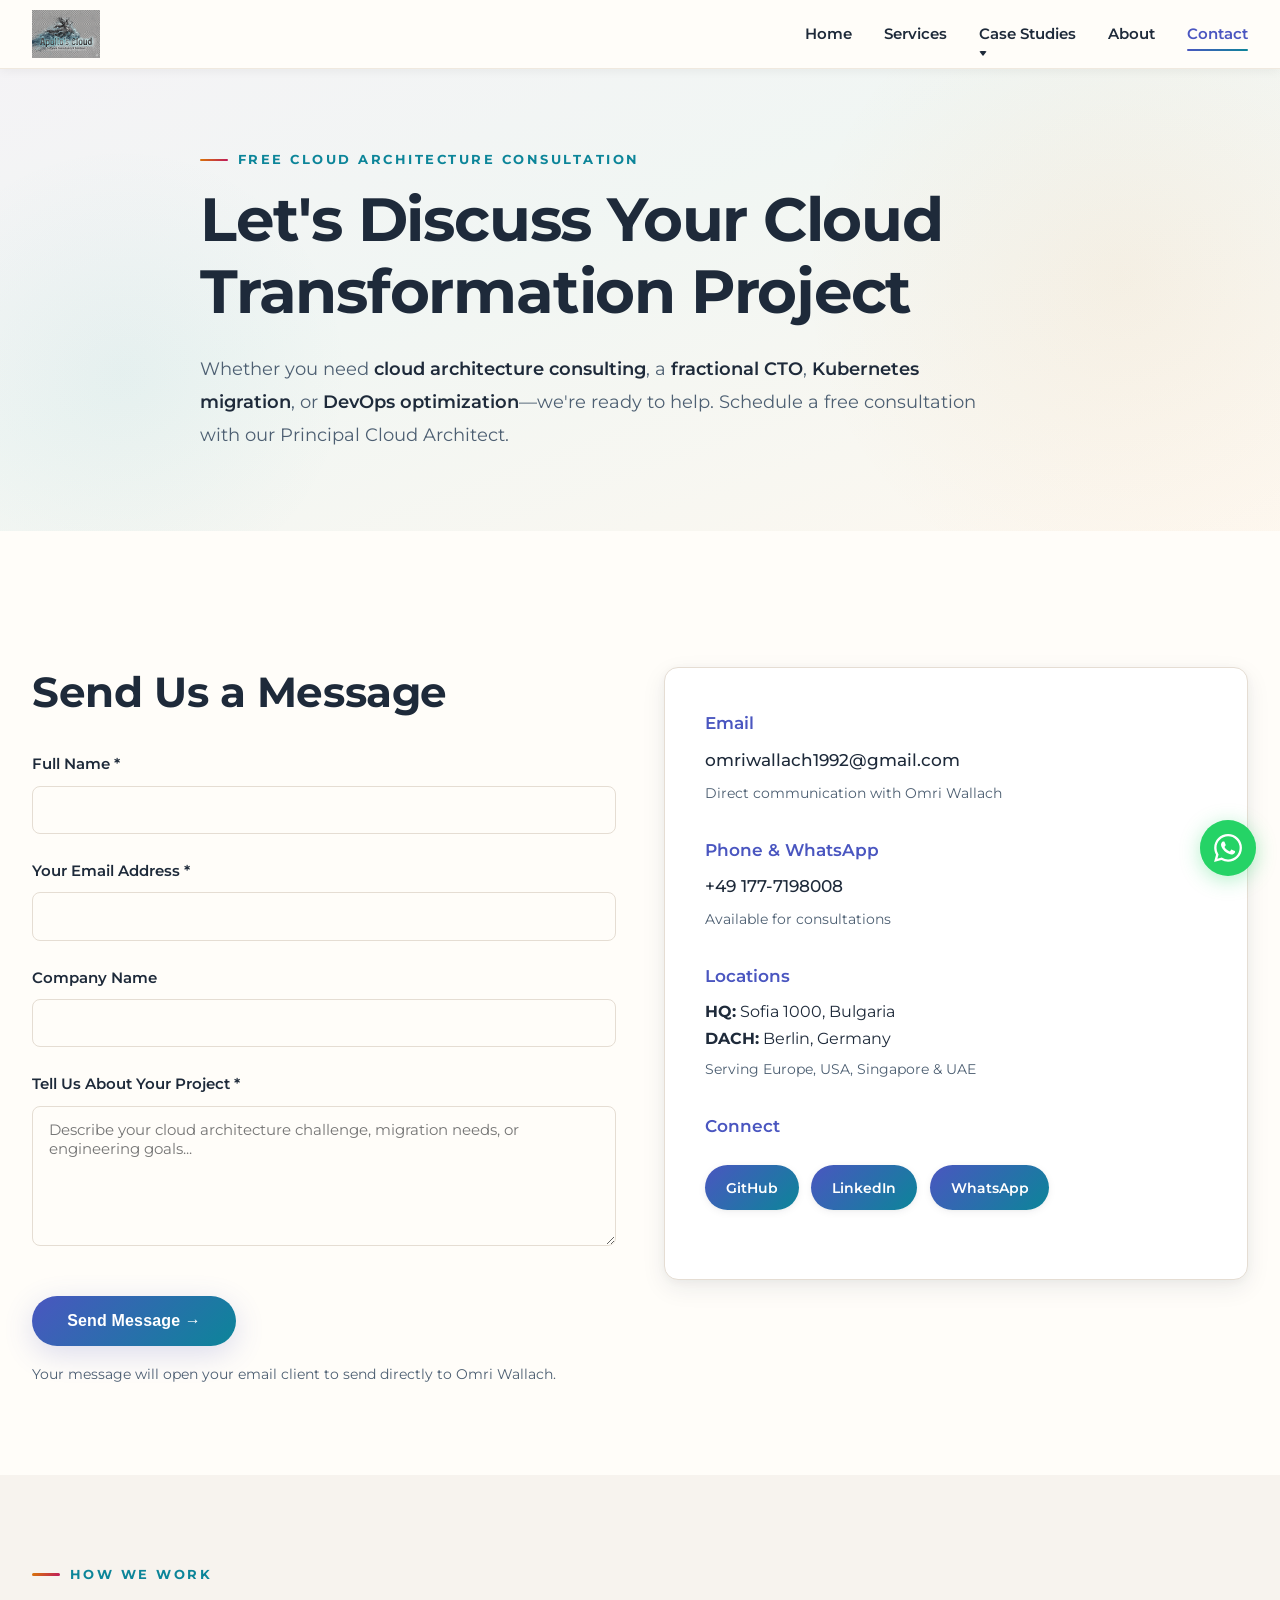
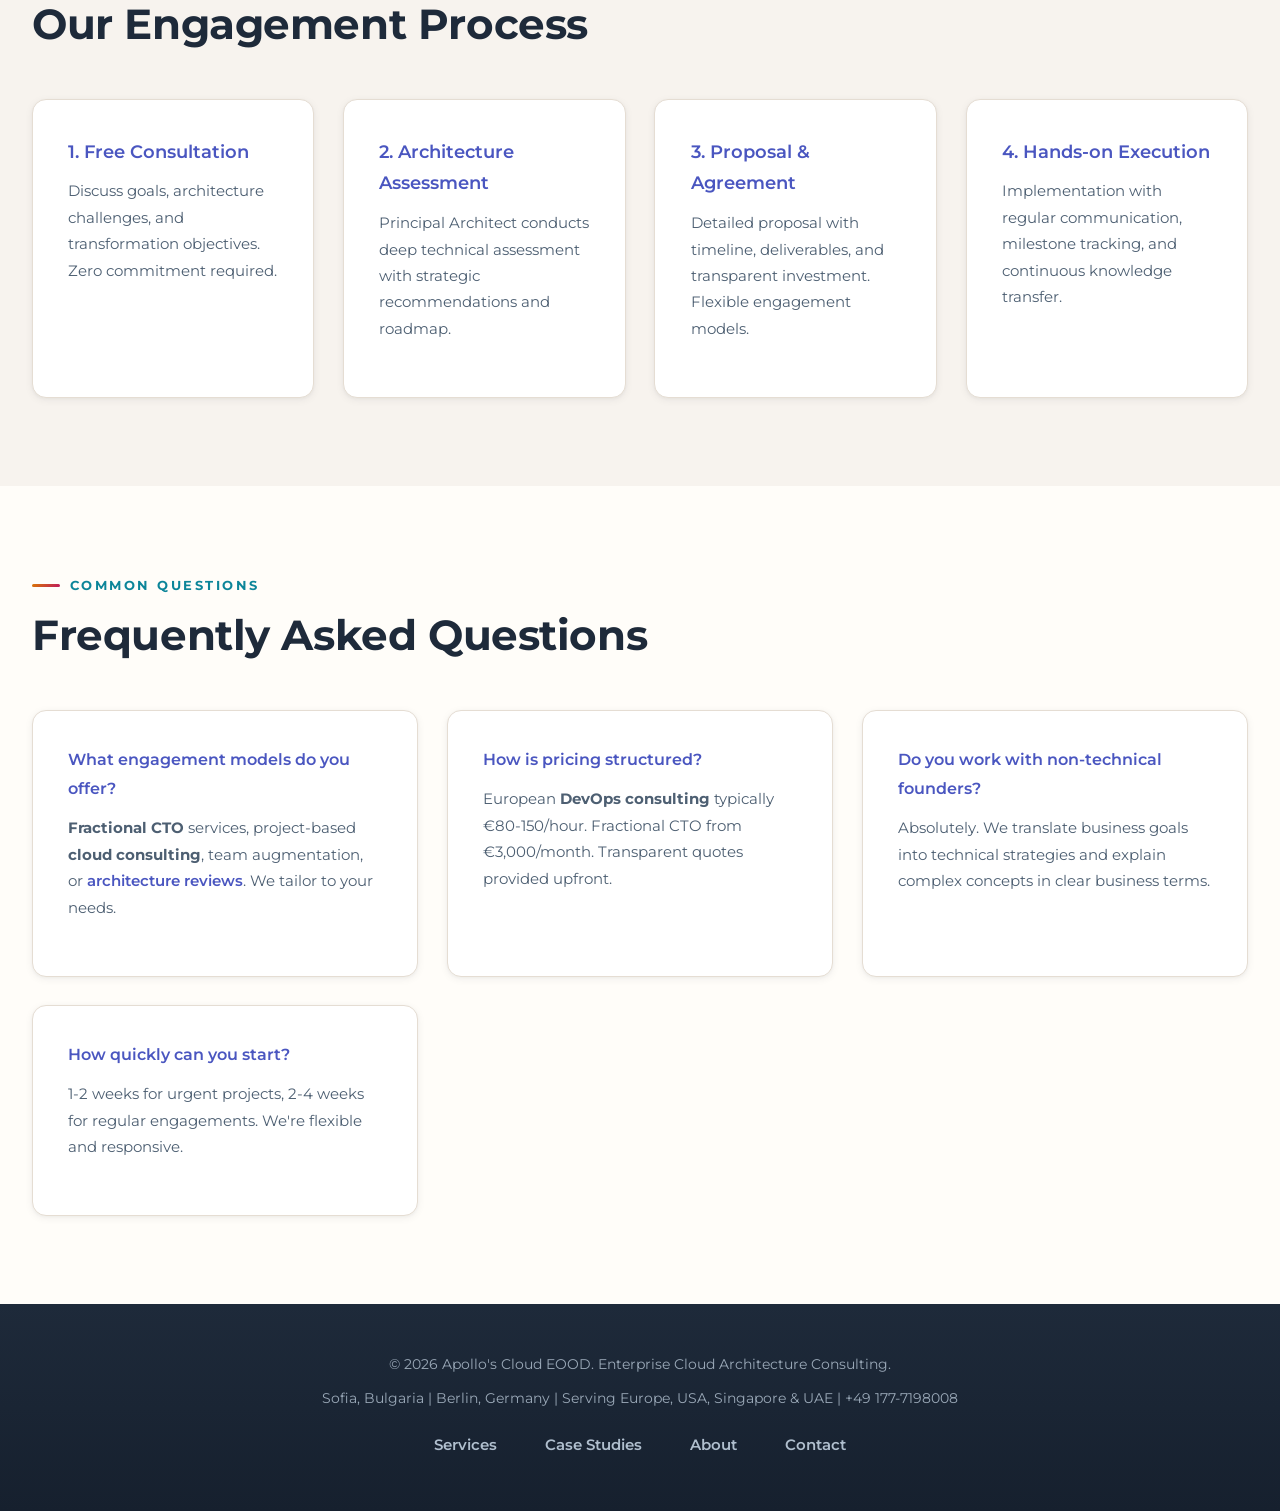
<file: contact.html>
<!DOCTYPE html>
<html lang="en">
<head>
    <meta charset="UTF-8">
    <meta name="viewport" content="width=device-width, initial-scale=1.0">
    <title>Contact Apollo's Cloud | Free Cloud Architecture Consultation</title>
    <meta name="description" content="Get a free cloud architecture consultation. Hire a fractional CTO or cloud architect. Serving Europe, USA, Singapore, UAE. Response within 24h.">
    <meta name="robots" content="index, follow, max-image-preview:large">
    <link rel="canonical" href="https://omriwa.github.io/apollos-cloud/contact.html">
    <meta property="og:title" content="Contact Apollo's Cloud | Free Cloud Architecture Consultation">
    <meta property="og:type" content="website">
    <link href="https://fonts.googleapis.com/css2?family=Montserrat:wght@400;500;600;700&display=swap" rel="stylesheet">
    <link rel="stylesheet" href="css/style.css"><link rel="stylesheet" href="css/nav.css"><link rel="stylesheet" href="css/animations.css">
    <link rel="icon" type="image/png" href="https://apollos-cloud.eu/wp-content/uploads/2026/02/cropped-apollos.business.logo_-scaled-1-32x32.png" sizes="32x32">
    <style>
        .form-group { margin-bottom: 1.5rem; }
        .form-group label { display: block; margin-bottom: 0.5rem; font-weight: 600; font-size: 0.92rem; color: var(--primary-text); }
        .form-group input, .form-group textarea {
            width: 100%; padding: 0.85rem 1rem; border: 1.5px solid var(--border-color); border-radius: var(--radius-sm);
            font-size: 0.95rem; font-family: inherit; color: var(--primary-text); background: var(--primary-bg);
            transition: border-color 0.3s, box-shadow 0.3s;
        }
        .form-group input:focus, .form-group textarea:focus {
            outline: none; border-color: var(--accent-indigo);
            box-shadow: 0 0 0 3px rgba(74,86,192,0.12);
        }
        .form-group textarea { resize: vertical; min-height: 140px; }
    </style>
</head>
<body>
    <header role="banner"><div class="header-container"><a href="index.html" class="logo" aria-label="Apollo's Cloud EOOD - Home"><img src="https://apollos-cloud.eu/wp-content/uploads/2026/02/cropped-apollos.business.logo_-1-scaled-1-235x165.png" alt="Apollo's Cloud EOOD" width="235" height="165"></a><nav role="navigation" aria-label="Main navigation"><ul><li><a href="index.html">Home</a></li><li><a href="what-we-do.html">Services</a></li><li class="has-dropdown"><a href="case-studies.html">Case Studies</a><ul class="dropdown"><li><a href="yara-iot-platform.html">Yara International</a></li><li><a href="mercedes-benz-kubernetes.html">Mercedes-Benz</a></li><li><a href="choco-notification-system.html">Choco</a></li><li><a href="lendis-fintech.html">Lendis</a></li><li><a href="vivy-healthtech.html">Vivy HealthTech</a></li><li><a href="migraven-it-security.html">MigRaven</a></li><li><a href="splicky-adtech.html">Splicky</a></li><li><a href="ust-adecco-azure.html">UST / Adecco</a></li><li><a href="webiny-serverless.html">Webiny</a></li></ul></li><li><a href="about-us.html">About</a></li><li><a href="contact.html" aria-current="page">Contact</a></li></ul></nav><button class="mobile-menu-toggle" aria-label="Toggle navigation menu" onclick="document.querySelector('nav ul').classList.toggle('active')"><span></span><span></span><span></span></button></div></header>
    <main id="main-content">
    <section class="hero" style="min-height:auto;padding:5rem 0 3rem" aria-labelledby="contact-hero"><div class="container"><div class="hero-content">
        <p class="section-label">Free Cloud Architecture Consultation</p>
        <h1 id="contact-hero">Let's Discuss Your Cloud Transformation Project</h1>
        <p class="lead-text">Whether you need <strong>cloud architecture consulting</strong>, a <strong>fractional CTO</strong>, <strong>Kubernetes migration</strong>, or <strong>DevOps optimization</strong>—we're ready to help. Schedule a free consultation with our Principal Cloud Architect.</p>
    </div></div></section>

    <section aria-labelledby="contact-form-heading"><div class="container"><div class="contact-grid">
        <div>
            <h2 id="contact-form-heading">Send Us a Message</h2>
            <form id="contactForm" style="margin-top:2rem">
                <div class="form-group"><label for="name">Full Name *</label><input type="text" id="name" name="name" required autocomplete="name"></div>
                <div class="form-group"><label for="email">Your Email Address *</label><input type="email" id="email" name="email" required autocomplete="email"></div>
                <div class="form-group"><label for="company">Company Name</label><input type="text" id="company" name="company" autocomplete="organization"></div>
                <div class="form-group"><label for="message">Tell Us About Your Project *</label><textarea id="message" name="message" required rows="5" placeholder="Describe your cloud architecture challenge, migration needs, or engineering goals..."></textarea></div>
                <button type="submit" class="cta-button" style="border:none;cursor:pointer;font-size:1rem">Send Message →</button>
            </form>
            <p id="formStatus" style="margin-top:1rem;color:var(--secondary-text);font-size:.88rem">Your message will open your email client to send directly to Omri Wallach.</p>
        </div>
        <div><div class="contact-info">
            <div class="contact-item"><h3 style="font-size:1.05rem">Email</h3><a href="mailto:omriwallach1992@gmail.com">omriwallach1992@gmail.com</a><p style="font-size:.88rem;color:var(--secondary-text);margin-top:.3rem">Direct communication with Omri Wallach</p></div>
            <div class="contact-item"><h3 style="font-size:1.05rem">Phone &amp; WhatsApp</h3><a href="tel:+491777198008">+49 177-7198008</a><p style="font-size:.88rem;color:var(--secondary-text);margin-top:.3rem">Available for consultations</p></div>
            <div class="contact-item"><h3 style="font-size:1.05rem">Locations</h3><p style="font-size:1rem;line-height:1.7"><strong>HQ:</strong> Sofia 1000, Bulgaria<br><strong>DACH:</strong> Berlin, Germany</p><p style="font-size:.88rem;color:var(--secondary-text);margin-top:.3rem">Serving Europe, USA, Singapore &amp; UAE</p></div>
            <div class="contact-item"><h3 style="font-size:1.05rem">Connect</h3><div class="social-links"><a href="https://github.com/omriwa" rel="noopener" target="_blank">GitHub</a><a href="https://linkedin.com/in/omri-wallach-19989a113" rel="noopener" target="_blank">LinkedIn</a><a href="https://wa.me/491777198008" rel="noopener" target="_blank">WhatsApp</a></div></div>
        </div></div>
    </div></div></section>

    <section class="section-gray" aria-labelledby="process-heading"><div class="container">
        <p class="section-label">How We Work</p>
        <h2 id="process-heading">Our Engagement Process</h2>
        <div class="services-grid">
            <div class="service-card"><h3 style="font-size:1.1rem">1. Free Consultation</h3><p>Discuss goals, architecture challenges, and transformation objectives. Zero commitment required.</p></div>
            <div class="service-card"><h3 style="font-size:1.1rem">2. Architecture Assessment</h3><p>Principal Architect conducts deep technical assessment with strategic recommendations and roadmap.</p></div>
            <div class="service-card"><h3 style="font-size:1.1rem">3. Proposal &amp; Agreement</h3><p>Detailed proposal with timeline, deliverables, and transparent investment. Flexible engagement models.</p></div>
            <div class="service-card"><h3 style="font-size:1.1rem">4. Hands-on Execution</h3><p>Implementation with regular communication, milestone tracking, and continuous knowledge transfer.</p></div>
        </div>
    </div></section>

    <section aria-labelledby="faq-contact"><div class="container">
        <p class="section-label">Common Questions</p>
        <h2 id="faq-contact">Frequently Asked Questions</h2>
        <div class="services-grid" style="grid-template-columns:repeat(auto-fit,minmax(min(350px,100%),1fr))">
            <div class="service-card"><h3 style="font-size:1rem">What engagement models do you offer?</h3><p><strong>Fractional CTO</strong> services, project-based <strong>cloud consulting</strong>, team augmentation, or <a href="what-we-do.html">architecture reviews</a>. We tailor to your needs.</p></div>
            <div class="service-card"><h3 style="font-size:1rem">How is pricing structured?</h3><p>European <strong>DevOps consulting</strong> typically €80-150/hour. Fractional CTO from €3,000/month. Transparent quotes provided upfront.</p></div>
            <div class="service-card"><h3 style="font-size:1rem">Do you work with non-technical founders?</h3><p>Absolutely. We translate business goals into technical strategies and explain complex concepts in clear business terms.</p></div>
            <div class="service-card"><h3 style="font-size:1rem">How quickly can you start?</h3><p>1-2 weeks for urgent projects, 2-4 weeks for regular engagements. We're flexible and responsive.</p></div>
        </div>
    </div></section>
    </main>

    <footer role="contentinfo"><div class="container"><p>&copy; 2026 Apollo's Cloud EOOD. Enterprise Cloud Architecture Consulting.</p><p style="margin-top:0.5rem">Sofia, Bulgaria | Berlin, Germany | Serving Europe, USA, Singapore &amp; UAE | <a href="tel:+491777198008">+49 177-7198008</a></p><nav aria-label="Footer navigation" style="margin-top:1rem"><a href="what-we-do.html" style="margin-right:1.5rem">Services</a><a href="case-studies.html" style="margin-right:1.5rem">Case Studies</a><a href="about-us.html" style="margin-right:1.5rem">About</a><a href="contact.html">Contact</a></nav></div></footer>

    <script src="js/main.js" defer></script>
    <script>
    document.getElementById('contactForm').addEventListener('submit', function(e) {
        e.preventDefault();
        var name = document.getElementById('name').value.trim();
        var email = document.getElementById('email').value.trim();
        var company = document.getElementById('company').value.trim();
        var message = document.getElementById('message').value.trim();
        var subject = 'Cloud Consulting Inquiry from ' + name + (company ? ' (' + company + ')' : '');
        var body = 'Name: ' + name + '\n' + 'Email: ' + email + '\n' + (company ? 'Company: ' + company + '\n' : '') + '\n--- Message ---\n\n' + message + '\n\n---\nSent via apollos-cloud.eu contact form';
        var mailtoUrl = 'mailto:omriwallach1992@gmail.com' + '?subject=' + encodeURIComponent(subject) + '&body=' + encodeURIComponent(body) + '&cc=' + encodeURIComponent(email);
        window.location.href = mailtoUrl;
        document.getElementById('formStatus').innerHTML = '<strong style="color:#059669">✓ Opening your email client...</strong> If nothing happened, <a href="mailto:omriwallach1992@gmail.com" style="color:var(--accent-indigo)">click here to email us directly</a>.';
    });
    </script>
</body>
</html>
</file>
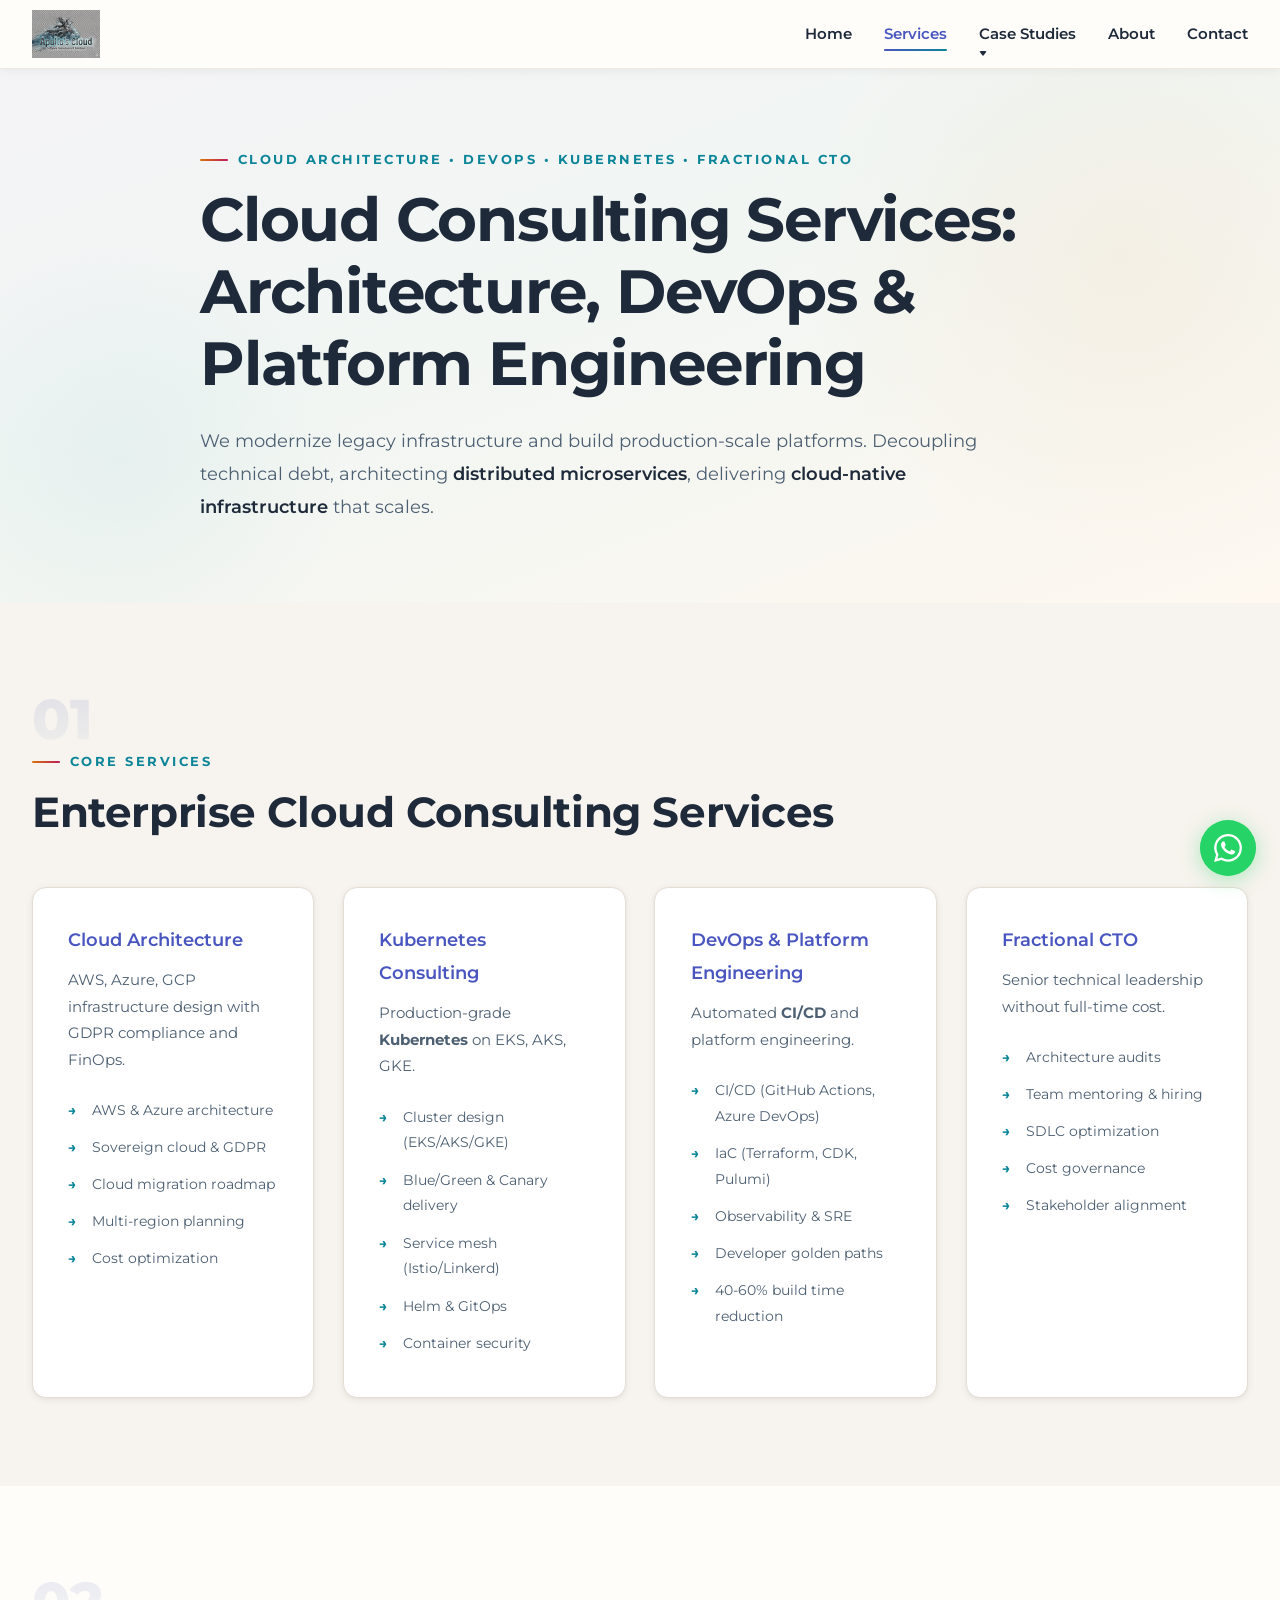
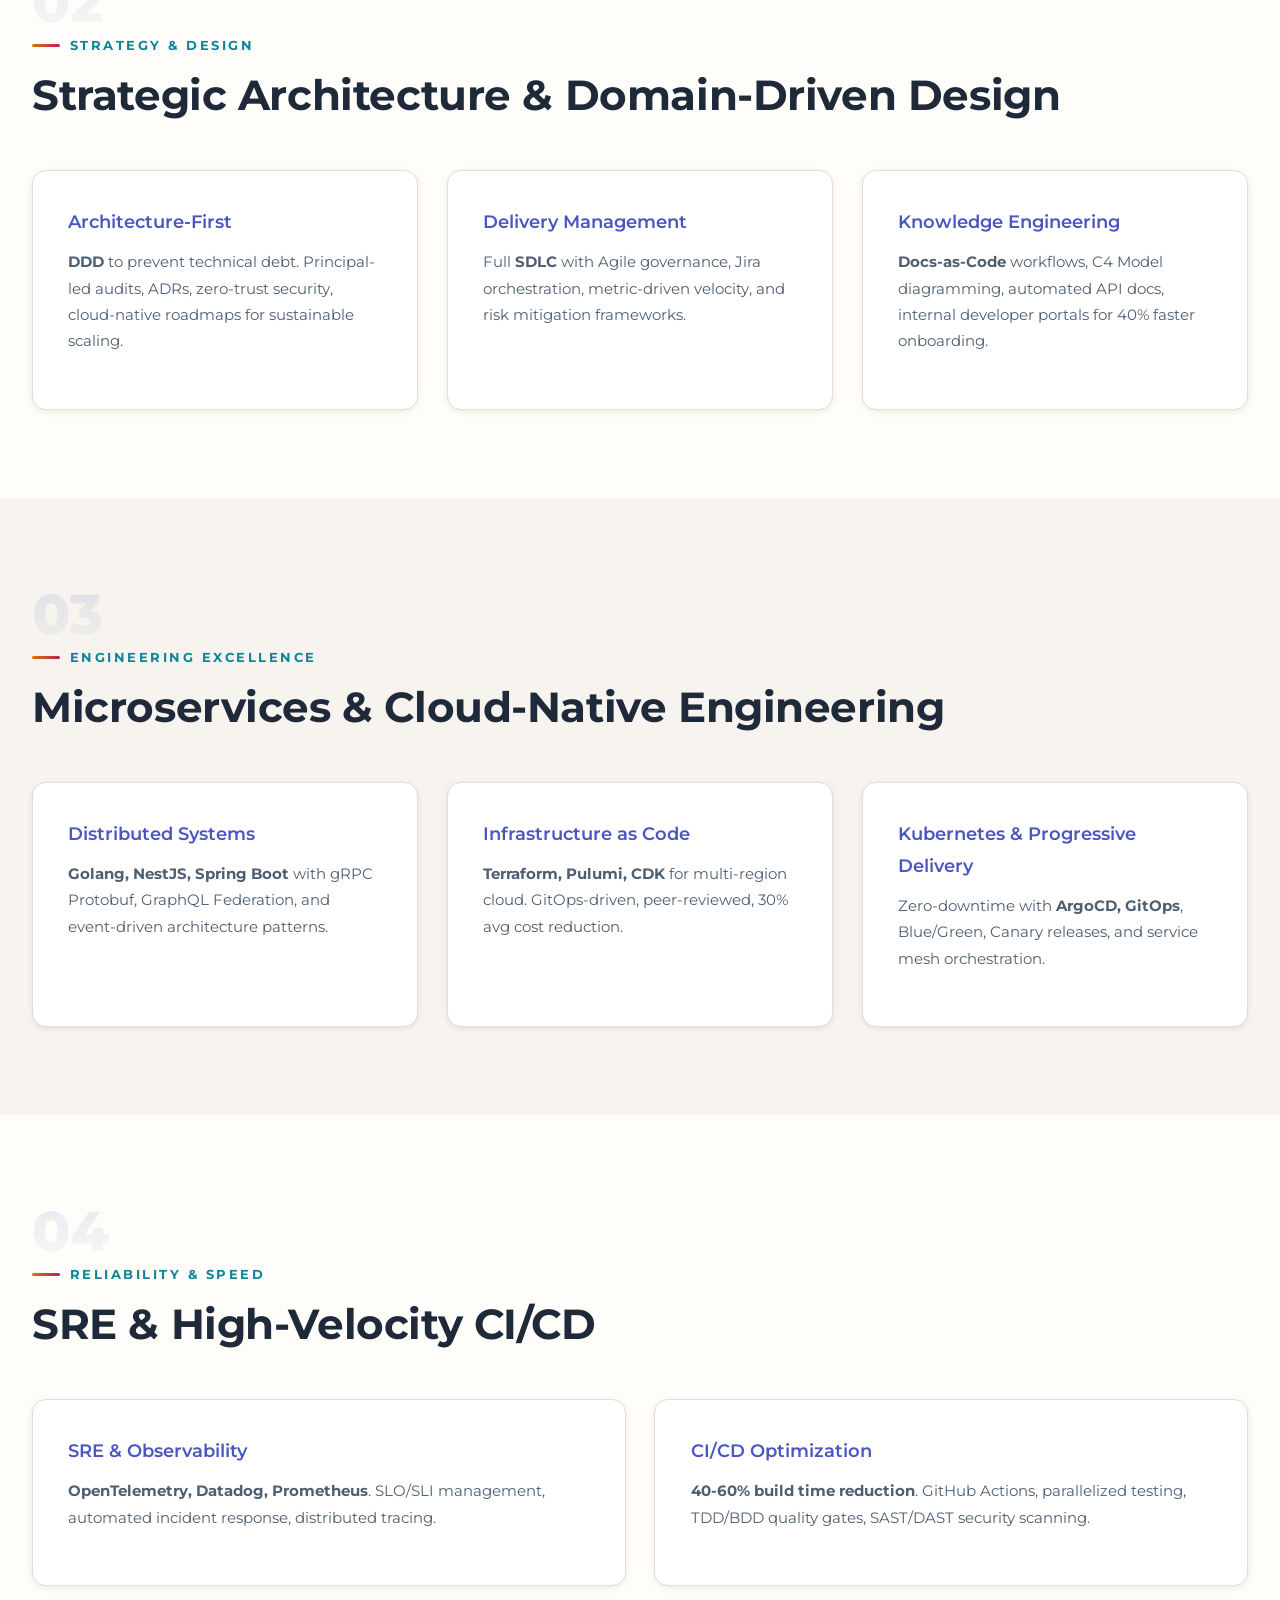
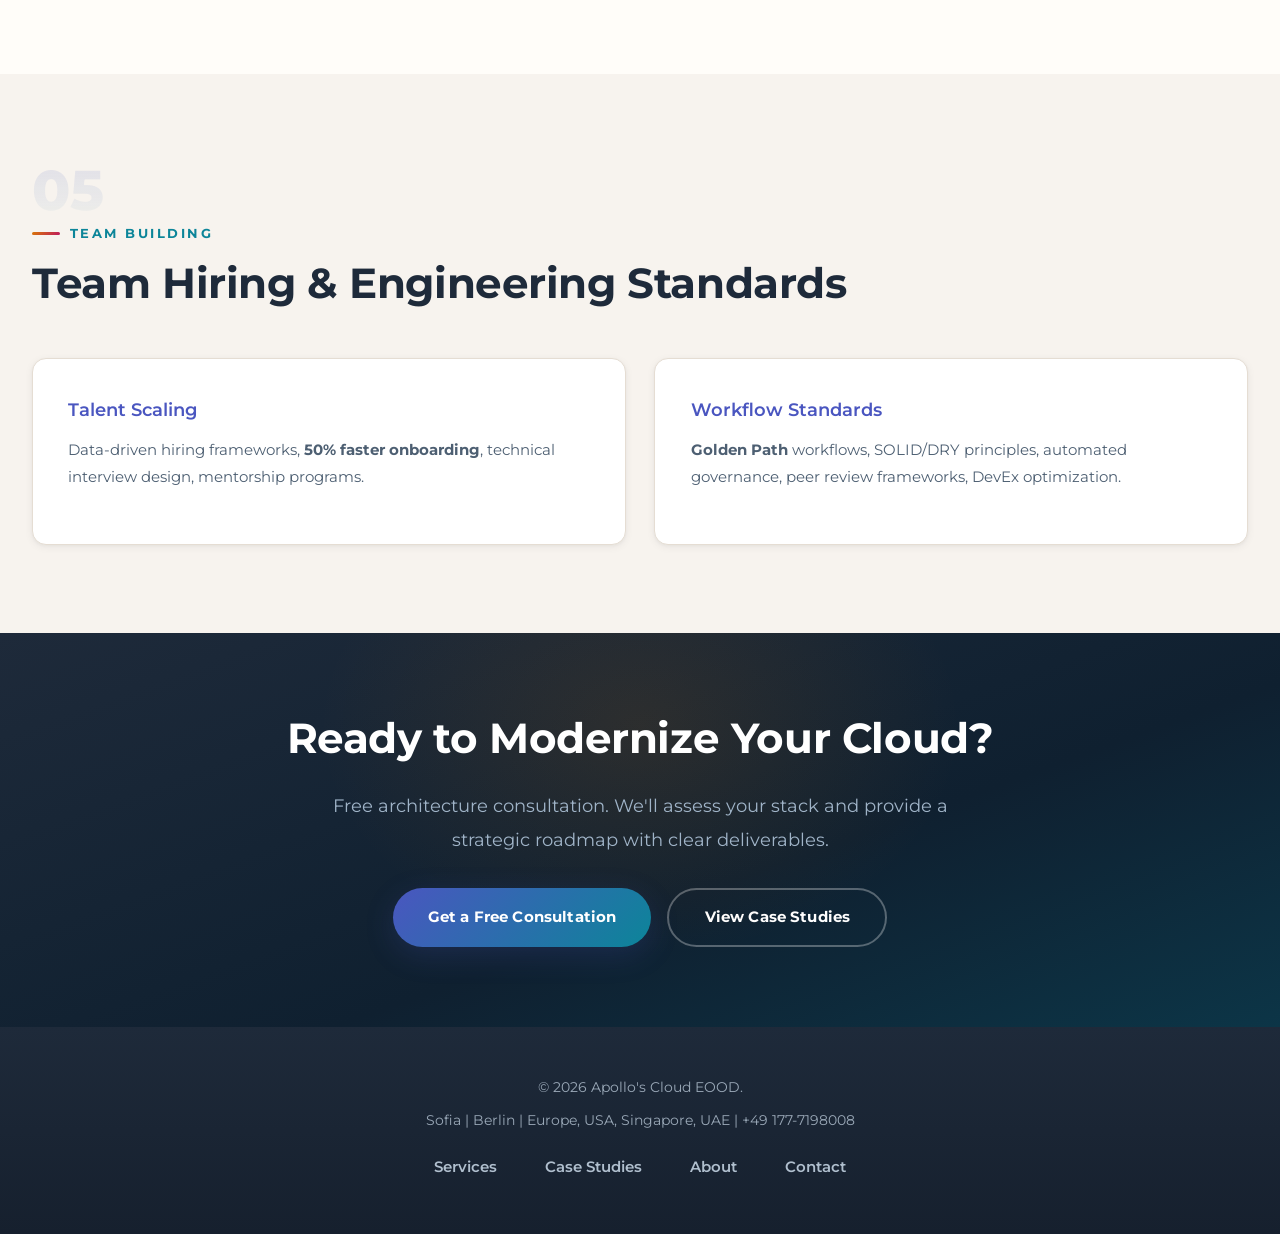
<file: what-we-do.html>
<!DOCTYPE html>
<html lang="en">
<head>
    <meta charset="UTF-8">
    <meta name="viewport" content="width=device-width, initial-scale=1.0">
    <title>Cloud Consulting Services | DevOps, Kubernetes &amp; AWS Architecture | Apollo's Cloud</title>
    <meta name="description" content="Enterprise cloud consulting: AWS, Kubernetes, DevOps, cloud migration, fractional CTO. Europe, USA, Singapore, UAE.">
    <meta name="robots" content="index, follow, max-image-preview:large">
    <link rel="canonical" href="https://omriwa.github.io/apollos-cloud/what-we-do.html">
    <meta property="og:title" content="Cloud Consulting Services | Apollo's Cloud"><meta property="og:type" content="website"><meta property="og:url" content="https://omriwa.github.io/apollos-cloud/what-we-do.html">
    <link href="https://fonts.googleapis.com/css2?family=Montserrat:wght@400;500;600;700&display=swap" rel="stylesheet">
    <link rel="stylesheet" href="css/style.css"><link rel="stylesheet" href="css/nav.css"><link rel="stylesheet" href="css/animations.css">
    <link rel="icon" type="image/png" href="https://apollos-cloud.eu/wp-content/uploads/2026/02/cropped-apollos.business.logo_-scaled-1-32x32.png" sizes="32x32">
</head>
<body>
    <header role="banner"><div class="header-container"><a href="index.html" class="logo" aria-label="Home"><img src="https://apollos-cloud.eu/wp-content/uploads/2026/02/cropped-apollos.business.logo_-1-scaled-1-235x165.png" alt="Apollo's Cloud EOOD" width="235" height="165"></a><nav role="navigation" aria-label="Main navigation"><ul><li><a href="index.html">Home</a></li><li><a href="what-we-do.html" aria-current="page">Services</a></li><li class="has-dropdown"><a href="case-studies.html">Case Studies</a><ul class="dropdown"><li><a href="yara-iot-platform.html">Yara</a></li><li><a href="mercedes-benz-kubernetes.html">Mercedes-Benz</a></li><li><a href="choco-notification-system.html">Choco</a></li><li><a href="lendis-fintech.html">Lendis</a></li><li><a href="vivy-healthtech.html">Vivy</a></li><li><a href="migraven-it-security.html">MigRaven</a></li><li><a href="splicky-adtech.html">Splicky</a></li><li><a href="ust-adecco-azure.html">UST/Adecco</a></li><li><a href="webiny-serverless.html">Webiny</a></li></ul></li><li><a href="about-us.html">About</a></li><li><a href="contact.html">Contact</a></li></ul></nav><button class="mobile-menu-toggle" aria-label="Toggle menu" onclick="document.querySelector('nav ul').classList.toggle('active')"><span></span><span></span><span></span></button></div></header>
    <main id="main-content">
    <section class="hero" aria-labelledby="sh" style="min-height:auto;padding:5rem 0 3rem"><div class="container"><div class="hero-content"><p class="section-label">Cloud Architecture &bull; DevOps &bull; Kubernetes &bull; Fractional CTO</p><h1 id="sh">Cloud Consulting Services: Architecture, DevOps &amp; Platform Engineering</h1><p class="lead-text">We modernize legacy infrastructure and build production-scale platforms. Decoupling technical debt, architecting <strong>distributed microservices</strong>, delivering <strong>cloud-native infrastructure</strong> that scales.</p></div></div></section>

    <section class="section-gray" aria-labelledby="s1"><div class="container"><p class="section-number" aria-hidden="true">01</p><p class="section-label">Core Services</p><h2 id="s1">Enterprise Cloud Consulting Services</h2><div class="services-grid"><div class="service-card"><h3 style="font-size:1.15rem">Cloud Architecture</h3><p>AWS, Azure, GCP infrastructure design with GDPR compliance and FinOps.</p><ul><li>AWS &amp; Azure architecture</li><li>Sovereign cloud &amp; GDPR</li><li>Cloud migration roadmap</li><li>Multi-region planning</li><li>Cost optimization</li></ul></div><div class="service-card"><h3 style="font-size:1.15rem">Kubernetes Consulting</h3><p>Production-grade <strong>Kubernetes</strong> on EKS, AKS, GKE.</p><ul><li>Cluster design (EKS/AKS/GKE)</li><li>Blue/Green &amp; Canary delivery</li><li>Service mesh (Istio/Linkerd)</li><li>Helm &amp; GitOps</li><li>Container security</li></ul></div><div class="service-card"><h3 style="font-size:1.15rem">DevOps &amp; Platform Engineering</h3><p>Automated <strong>CI/CD</strong> and platform engineering.</p><ul><li>CI/CD (GitHub Actions, Azure DevOps)</li><li>IaC (Terraform, CDK, Pulumi)</li><li>Observability &amp; SRE</li><li>Developer golden paths</li><li>40-60% build time reduction</li></ul></div><div class="service-card"><h3 style="font-size:1.15rem">Fractional CTO</h3><p>Senior technical leadership without full-time cost.</p><ul><li>Architecture audits</li><li>Team mentoring &amp; hiring</li><li>SDLC optimization</li><li>Cost governance</li><li>Stakeholder alignment</li></ul></div></div></div></section>

    <section aria-labelledby="s2"><div class="container"><p class="section-number" aria-hidden="true">02</p><p class="section-label">Strategy &amp; Design</p><h2 id="s2">Strategic Architecture &amp; Domain-Driven Design</h2><div class="services-grid"><div class="service-card"><h3 style="font-size:1.1rem">Architecture-First</h3><p><strong>DDD</strong> to prevent technical debt. Principal-led audits, ADRs, zero-trust security, cloud-native roadmaps for sustainable scaling.</p></div><div class="service-card"><h3 style="font-size:1.1rem">Delivery Management</h3><p>Full <strong>SDLC</strong> with Agile governance, Jira orchestration, metric-driven velocity, and risk mitigation frameworks.</p></div><div class="service-card"><h3 style="font-size:1.1rem">Knowledge Engineering</h3><p><strong>Docs-as-Code</strong> workflows, C4 Model diagramming, automated API docs, internal developer portals for 40% faster onboarding.</p></div></div></div></section>

    <section class="section-gray" aria-labelledby="s3"><div class="container"><p class="section-number" aria-hidden="true">03</p><p class="section-label">Engineering Excellence</p><h2 id="s3">Microservices &amp; Cloud-Native Engineering</h2><div class="services-grid"><div class="service-card"><h3 style="font-size:1.1rem">Distributed Systems</h3><p><strong>Golang, NestJS, Spring Boot</strong> with gRPC Protobuf, GraphQL Federation, and event-driven architecture patterns.</p></div><div class="service-card"><h3 style="font-size:1.1rem">Infrastructure as Code</h3><p><strong>Terraform, Pulumi, CDK</strong> for multi-region cloud. GitOps-driven, peer-reviewed, 30% avg cost reduction.</p></div><div class="service-card"><h3 style="font-size:1.1rem">Kubernetes &amp; Progressive Delivery</h3><p>Zero-downtime with <strong>ArgoCD, GitOps</strong>, Blue/Green, Canary releases, and service mesh orchestration.</p></div></div></div></section>

    <section aria-labelledby="s4"><div class="container"><p class="section-number" aria-hidden="true">04</p><p class="section-label">Reliability &amp; Speed</p><h2 id="s4">SRE &amp; High-Velocity CI/CD</h2><div class="services-grid"><div class="service-card"><h3 style="font-size:1.1rem">SRE &amp; Observability</h3><p><strong>OpenTelemetry, Datadog, Prometheus</strong>. SLO/SLI management, automated incident response, distributed tracing.</p></div><div class="service-card"><h3 style="font-size:1.1rem">CI/CD Optimization</h3><p><strong>40-60% build time reduction</strong>. GitHub Actions, parallelized testing, TDD/BDD quality gates, SAST/DAST security scanning.</p></div></div></div></section>

    <section class="section-gray" aria-labelledby="s5"><div class="container"><p class="section-number" aria-hidden="true">05</p><p class="section-label">Team Building</p><h2 id="s5">Team Hiring &amp; Engineering Standards</h2><div class="services-grid"><div class="service-card"><h3 style="font-size:1.1rem">Talent Scaling</h3><p>Data-driven hiring frameworks, <strong>50% faster onboarding</strong>, technical interview design, mentorship programs.</p></div><div class="service-card"><h3 style="font-size:1.1rem">Workflow Standards</h3><p><strong>Golden Path</strong> workflows, SOLID/DRY principles, automated governance, peer review frameworks, DevEx optimization.</p></div></div></div></section>

    <section class="cta-banner" aria-labelledby="cta"><div class="container"><h2 id="cta">Ready to Modernize Your Cloud?</h2><p class="lead-text">Free architecture consultation. We'll assess your stack and provide a strategic roadmap with clear deliverables.</p><div class="button-group" style="justify-content:center"><a href="contact.html" class="cta-button" role="button">Get a Free Consultation</a><a href="case-studies.html" class="cta-secondary" role="button">View Case Studies</a></div></div></section>
    </main>
    <footer role="contentinfo"><div class="container"><p>&copy; 2026 Apollo's Cloud EOOD.</p><p style="margin-top:.5rem">Sofia | Berlin | Europe, USA, Singapore, UAE | <a href="tel:+491777198008">+49 177-7198008</a></p><nav aria-label="Footer" style="margin-top:1rem"><a href="what-we-do.html" style="margin-right:1.5rem">Services</a><a href="case-studies.html" style="margin-right:1.5rem">Case Studies</a><a href="about-us.html" style="margin-right:1.5rem">About</a><a href="contact.html">Contact</a></nav></div></footer>
    <script src="js/main.js" defer></script>
</body>
</html>
</file>
<file: css/style.css>
/* Apollo's Cloud - Warm Professional Theme */
@import url('https://fonts.googleapis.com/css2?family=Montserrat:wght@400;500;600;700&display=swap');
@import url('cards.css');

:root {
    --primary-bg: #fffdf9;
    --secondary-bg: #f7f3ee;
    --accent-bg: #f0ebe4;
    --card-bg: #ffffff;
    --primary-text: #1e2a3a;
    --secondary-text: #4d5f72;
    --muted-text: #7a8da0;
    --accent-indigo: #4a56c0;
    --accent-teal: #0c8599;
    --accent-amber: #d97706;
    --accent-rose: #be185d;
    --accent-emerald: #059669;
    --accent-color: var(--accent-indigo);
    --gradient-primary: linear-gradient(135deg, #4a56c0 0%, #0c8599 100%);
    --gradient-warm: linear-gradient(135deg, #d97706 0%, #be185d 100%);
    --gradient-hero: linear-gradient(160deg, rgba(74,86,192,0.06) 0%, rgba(12,133,153,0.06) 40%, rgba(217,119,6,0.04) 100%);
    --gradient-section: linear-gradient(180deg, #f7f3ee 0%, #fffdf9 100%);
    --border-color: #e5ddd3;
    --border-light: #f0e9df;
    --header-bg: rgba(255, 253, 249, 0.95);
    --shadow-xs: 0 1px 3px rgba(30,42,58,0.04);
    --shadow-sm: 0 2px 8px rgba(30,42,58,0.06), 0 1px 3px rgba(30,42,58,0.04);
    --shadow-md: 0 8px 25px rgba(30,42,58,0.08), 0 2px 8px rgba(30,42,58,0.04);
    --shadow-lg: 0 16px 50px rgba(30,42,58,0.1), 0 4px 12px rgba(30,42,58,0.06);
    --shadow-glow-indigo: 0 8px 30px rgba(74,86,192,0.2);
    --shadow-glow-teal: 0 8px 30px rgba(12,133,153,0.2);
    --shadow-glow-amber: 0 8px 30px rgba(217,119,6,0.15);
    --shadow-warm: 0 4px 20px rgba(180,140,80,0.08);
    --radius: 14px;
    --radius-sm: 8px;
    --radius-lg: 20px;
    --nav-height: 68px;
}

*, *::before, *::after { margin: 0; padding: 0; box-sizing: border-box; }
html { scroll-behavior: smooth; }

body {
    font-family: 'Montserrat', 'Segoe UI', -apple-system, sans-serif;
    background-color: var(--primary-bg);
    color: var(--primary-text);
    line-height: 1.8;
    overflow-x: hidden;
    -webkit-font-smoothing: antialiased;
    -webkit-text-size-adjust: 100%;
}

/* ===== HEADER ===== */
header {
    position: fixed; top: 0; width: 100%;
    background: var(--header-bg);
    backdrop-filter: blur(14px); -webkit-backdrop-filter: blur(14px);
    border-bottom: 1px solid var(--border-light);
    z-index: 1000;
    box-shadow: var(--shadow-xs);
    transition: box-shadow 0.3s;
}

.header-container {
    max-width: 1400px; margin: 0 auto; padding: 0 2rem;
    display: flex; justify-content: space-between; align-items: center;
    height: var(--nav-height);
}

/*
 * LOGO: SVG wordmark, fits naturally inside the navbar.
 * No negative margins, no overflow. Clean containment.
 */
.logo {
    display: flex;
    align-items: center;
    flex-shrink: 0;
}

.logo img,
.logo svg {
    height: 48px;
    width: auto;
    display: block;
}

/* Top-level nav only */
nav > ul {
    list-style: none;
    display: flex;
    gap: 2rem;
    align-items: center;
}

nav a {
    color: var(--primary-text); text-decoration: none; font-weight: 600;
    font-size: 0.92rem; transition: color 0.3s; position: relative; padding: 0.3rem 0;
}

nav a:hover,
nav a[aria-current="page"] {
    color: var(--accent-indigo);
}

/* Underline indicator for top-level nav */
nav > ul > li > a::after {
    content: ''; position: absolute; bottom: -4px; left: 0;
    width: 0; height: 2.5px; background: var(--gradient-primary);
    transition: width 0.3s; border-radius: 2px;
}

nav > ul > li > a:hover::after { width: 100%; }
nav > ul > li > a[aria-current="page"]::after { width: 100%; }

.container { max-width: 1400px; margin: 0 auto; padding: 0 2rem; }

/* ===== TYPOGRAPHY ===== */
h1 { font-size: clamp(1.8rem, 5vw, 3.8rem); font-weight: 700; line-height: 1.18; margin-bottom: 1.5rem; letter-spacing: -0.02em; }
h2 { font-size: clamp(1.5rem, 3.5vw, 2.6rem); font-weight: 700; line-height: 1.25; margin-bottom: 1.5rem; letter-spacing: -0.01em; }
h3 { font-size: clamp(1.1rem, 2.5vw, 1.8rem); font-weight: 600; margin-bottom: 0.8rem; }
h4 { font-size: 1.15rem; font-weight: 600; margin-bottom: 0.7rem; }

.section-label {
    font-size: 0.82rem; color: var(--accent-teal); text-transform: uppercase;
    letter-spacing: 2.5px; margin-bottom: 0.8rem; font-weight: 700;
    display: flex; align-items: center; gap: 0.6rem;
}

.section-label::before {
    content: ''; width: 28px; height: 2.5px;
    background: var(--gradient-warm); border-radius: 2px; flex-shrink: 0;
}

.lead-text {
    font-size: clamp(1rem, 1.4vw, 1.15rem); color: var(--secondary-text);
    line-height: 1.85; margin-bottom: 2rem; max-width: 800px;
}

.lead-text strong { color: var(--primary-text); font-weight: 600; }

.section-number {
    font-size: 3.5rem; font-weight: 800;
    background: linear-gradient(180deg, rgba(74,86,192,0.12), rgba(12,133,153,0.04));
    -webkit-background-clip: text; -webkit-text-fill-color: transparent; background-clip: text;
    margin-bottom: 0.2rem;
    user-select: none; line-height: 1;
}

/* ===== BUTTONS ===== */
.cta-button {
    display: inline-flex; align-items: center; justify-content: center;
    padding: 0.9rem 2.2rem; background: var(--gradient-primary); color: white;
    text-decoration: none; border-radius: 50px; font-weight: 700; font-size: 0.92rem;
    letter-spacing: 0.01em; transition: transform 0.3s, box-shadow 0.3s;
    margin-right: 1rem; margin-top: 1rem; border: none; cursor: pointer;
    box-shadow: var(--shadow-glow-indigo); position: relative; overflow: hidden; min-height: 50px;
}

.cta-button:hover { transform: translateY(-3px); box-shadow: 0 12px 35px rgba(74,86,192,0.3); }

.cta-secondary {
    display: inline-flex; align-items: center; justify-content: center;
    padding: 0.9rem 2.2rem; border: 2.5px solid var(--accent-indigo); color: var(--accent-indigo);
    text-decoration: none; border-radius: 50px; font-weight: 700; font-size: 0.92rem;
    letter-spacing: 0.01em; transition: all 0.3s; margin-top: 1rem; cursor: pointer;
    min-height: 50px; background: transparent;
}

.cta-secondary:hover {
    background: var(--accent-indigo); color: white;
    transform: translateY(-3px); box-shadow: var(--shadow-glow-indigo);
}

.button-group { display: flex; align-items: stretch; gap: 1rem; flex-wrap: wrap; margin-top: 1.5rem; }
.button-group .cta-button, .button-group .cta-secondary { margin-top: 0; margin-right: 0; }

/* ===== SECTIONS ===== */
section { padding: 5.5rem 0; position: relative; }
.section-gray { background: var(--secondary-bg); }
.section-warm { background: var(--gradient-hero); }

/* ===== HERO ===== */
.hero {
    min-height: 85vh; display: flex; align-items: center;
    margin-top: var(--nav-height);
    padding: 5rem 0; background: var(--gradient-hero); position: relative; overflow: hidden;
}

.hero::before {
    content: ''; position: absolute; top: -30%; right: -15%; width: 700px; height: 700px;
    background: radial-gradient(circle, rgba(217,119,6,0.06) 0%, transparent 65%);
    border-radius: 50%; pointer-events: none;
}

.hero::after {
    content: ''; position: absolute; bottom: -20%; left: -10%; width: 500px; height: 500px;
    background: radial-gradient(circle, rgba(12,133,153,0.05) 0%, transparent 65%);
    border-radius: 50%; pointer-events: none;
}

.hero-content { max-width: 880px; position: relative; z-index: 1; }

/* ===== CLIENT GRID ===== */
.clients-grid {
    display: grid; grid-template-columns: repeat(auto-fit, minmax(min(260px, 100%), 1fr));
    gap: 1.8rem; margin-top: 3rem;
}

.client-card {
    background: var(--card-bg); padding: 1.8rem 1.5rem; border-radius: var(--radius);
    border: 1px solid var(--border-color); box-shadow: var(--shadow-sm);
    transition: transform 0.35s cubic-bezier(.4,0,.2,1), box-shadow 0.35s, border-color 0.3s;
    text-align: center; position: relative; overflow: hidden;
    display: flex; flex-direction: column; align-items: center;
}

.client-card::after {
    content: ''; position: absolute; bottom: 0; left: 0; right: 0; height: 3px;
    background: var(--gradient-warm); transform: scaleX(0); transition: transform 0.4s;
}

.client-card:hover { transform: translateY(-8px); box-shadow: var(--shadow-lg); border-color: transparent; }
.client-card:hover::after { transform: scaleX(1); }

.client-card img {
    max-width: 160px; height: 80px; width: auto; object-fit: contain;
    margin-bottom: 1.2rem; filter: saturate(0.9); transition: filter 0.3s; flex-shrink: 0;
}

.client-card:hover img { filter: saturate(1.1); }
.client-card h4, .client-card h3 { font-size: 1.1rem; margin-bottom: 0.4rem; }
.client-card p { color: var(--secondary-text); font-size: 0.86rem; line-height: 1.6; flex-grow: 1; }

/* ===== SERVICES GRID ===== */
.services-grid {
    display: grid; grid-template-columns: repeat(auto-fit, minmax(min(280px, 100%), 1fr));
    gap: 1.8rem; margin-top: 3rem;
}

.service-card {
    background: var(--card-bg); padding: 2.2rem; border-radius: var(--radius);
    border: 1px solid var(--border-color); box-shadow: var(--shadow-sm);
    transition: transform 0.3s, box-shadow 0.3s, border-color 0.3s; position: relative;
}

.service-card::before {
    content: ''; position: absolute; top: 0; left: 0; width: 4px; height: 0;
    background: var(--gradient-primary); border-radius: 0 0 4px 0; transition: height 0.4s;
}

.service-card:hover { transform: translateY(-5px); box-shadow: var(--shadow-md); border-color: transparent; }
.service-card:hover::before { height: 100%; }
.service-card h3, .service-card h4 { color: var(--accent-indigo); margin-bottom: 0.7rem; }
.service-card > p { color: var(--secondary-text); margin-bottom: 1.2rem; font-size: 0.92rem; }
.service-card ul { list-style: none; }

.service-card li {
    padding: 0.35rem 0; color: var(--secondary-text); position: relative;
    padding-left: 1.5rem; font-size: 0.9rem;
}
.service-card li::before {
    content: '\2192'; position: absolute; left: 0; color: var(--accent-teal); font-weight: 700;
}

.service-card a { color: var(--accent-indigo); text-decoration: none; font-weight: 600; transition: color 0.3s; }
.service-card a:hover { color: var(--accent-teal); }

/* ===== TECH GRID ===== */
.tech-grid {
    display: grid; grid-template-columns: repeat(auto-fit, minmax(min(300px, 100%), 1fr));
    gap: 1.8rem; margin-top: 3rem;
}

.tech-column {
    background: var(--card-bg); padding: 2.2rem; border-radius: var(--radius);
    border: 1px solid var(--border-color); box-shadow: var(--shadow-sm);
    transition: transform 0.3s, box-shadow 0.3s;
}

.tech-column:hover { box-shadow: var(--shadow-md); transform: translateY(-3px); }
.tech-column h4, .tech-column h3 { margin-bottom: 0.7rem; color: var(--accent-indigo); }
.tech-column > p { color: var(--secondary-text); margin-bottom: 1.2rem; font-size: 0.92rem; }

.tech-tags { display: flex; flex-wrap: wrap; gap: 0.55rem; }

.tech-tag {
    background: linear-gradient(135deg, rgba(74,86,192,0.06), rgba(12,133,153,0.06));
    padding: 0.38rem 0.85rem; border-radius: 20px; font-size: 0.82rem;
    color: var(--primary-text); border: 1px solid var(--border-color);
    font-weight: 500; transition: all 0.25s;
}

.tech-tag:hover {
    border-color: var(--accent-teal); color: var(--accent-teal);
    background: rgba(12,133,153,0.08); transform: translateY(-2px); box-shadow: var(--shadow-xs);
}

/* ===== FEATURES / WHY US ===== */
.features-grid { display: grid; grid-template-columns: 1fr; gap: 4rem; margin-top: 3rem; }

.feature-item {
    display: grid; grid-template-columns: 1fr 1fr; gap: 3rem; align-items: center;
    background: var(--card-bg); border-radius: var(--radius-lg); padding: 2.5rem;
    border: 1px solid var(--border-color); box-shadow: var(--shadow-sm);
    transition: box-shadow 0.4s, transform 0.4s;
    opacity: 1 !important; transform: none !important;
}

.feature-item:hover { box-shadow: var(--shadow-lg); transform: translateY(-4px) !important; }
.feature-item:nth-child(even) { direction: rtl; }
.feature-item:nth-child(even) > * { direction: ltr; }
.feature-content h3, .feature-content h4 { color: var(--accent-indigo); margin-bottom: 0.8rem; font-size: clamp(1.2rem, 2.5vw, 1.5rem); }
.feature-content p { color: var(--secondary-text); line-height: 1.85; font-size: 0.95rem; }
.feature-content strong { color: var(--primary-text); }
.feature-image { width: 100%; border-radius: var(--radius); overflow: hidden; box-shadow: var(--shadow-md); transition: transform 0.4s; }
.feature-image:hover { transform: scale(1.03); }
.feature-image img { width: 100%; height: auto; display: block; border-radius: var(--radius); }

/* ===== TEAM ===== */
.team-section { text-align: center; max-width: 900px; margin: 3rem auto; }
.team-avatar { width: 170px; height: 170px; border-radius: 50%; margin: 0 auto 1.5rem; overflow: hidden; box-shadow: 0 8px 30px rgba(30,42,58,0.15), 0 0 0 4px var(--card-bg), 0 0 0 6px var(--accent-amber); transition: transform 0.3s; }
.team-avatar:hover { transform: scale(1.05); }
.team-avatar img { width: 100%; height: 100%; object-fit: cover; }
.team-name { font-size: 1.8rem; margin-bottom: 0.4rem; }
.team-title { color: var(--accent-teal); font-weight: 700; margin-bottom: 1.2rem; text-transform: uppercase; letter-spacing: 1.5px; font-size: 0.85rem; }
.team-bio { color: var(--secondary-text); line-height: 1.8; max-width: 700px; margin: 0 auto 1rem; font-size: 0.98rem; }

/* ===== CONTACT ===== */
.contact-grid { display: grid; grid-template-columns: 1fr 1fr; gap: 3rem; margin-top: 3rem; }
.contact-info { background: var(--card-bg); padding: 2.5rem; border-radius: var(--radius); border: 1px solid var(--border-color); box-shadow: var(--shadow-md); }
.contact-item { margin-bottom: 1.8rem; }
.contact-item h3, .contact-item h4 { color: var(--accent-indigo); margin-bottom: 0.4rem; }
.contact-item a { color: var(--primary-text); text-decoration: none; font-size: 1.05rem; font-weight: 500; transition: color 0.3s; word-break: break-word; }
.contact-item a:hover { color: var(--accent-teal); }

.social-links { display: flex; gap: 0.8rem; margin-top: 1.5rem; flex-wrap: wrap; }
.social-links a { padding: 0.65rem 1.3rem; background: var(--gradient-primary); color: white; text-decoration: none; border-radius: 50px; font-size: 0.85rem; font-weight: 600; transition: transform 0.3s, box-shadow 0.3s; box-shadow: var(--shadow-sm); }
.social-links a:hover { transform: translateY(-3px); box-shadow: var(--shadow-glow-indigo); }

/* ===== UTILITY ===== */
.sr-only { position: absolute; width: 1px; height: 1px; padding: 0; margin: -1px; overflow: hidden; clip: rect(0,0,0,0); white-space: nowrap; border: 0; }
.text-center { text-align: center; }

.stats-row { display: grid; grid-template-columns: repeat(auto-fit, minmax(150px, 1fr)); gap: 1.5rem; margin-top: 2.5rem; }
.stat-item { text-align: center; padding: 1.8rem 1rem; background: var(--card-bg); border-radius: var(--radius); border: 1px solid var(--border-color); box-shadow: var(--shadow-sm); transition: transform 0.3s, box-shadow 0.3s; }
.stat-item:hover { transform: translateY(-4px); box-shadow: var(--shadow-md); }
.stat-number { font-size: 2.5rem; font-weight: 800; background: var(--gradient-warm); -webkit-background-clip: text; -webkit-text-fill-color: transparent; background-clip: text; line-height: 1.1; }
.stat-label { font-size: 0.82rem; color: var(--muted-text); font-weight: 600; margin-top: 0.3rem; text-transform: uppercase; letter-spacing: 0.5px; }

/* CTA BANNER */
.cta-banner { background: linear-gradient(160deg, #1e2a3a 0%, #0f2030 60%, #0c3547 100%); padding: 5rem 0; text-align: center; position: relative; overflow: hidden; }
.cta-banner::before { content: ''; position: absolute; top: -40%; left: 50%; transform: translateX(-50%); width: 700px; height: 500px; background: radial-gradient(ellipse, rgba(217,119,6,0.12) 0%, transparent 65%); pointer-events: none; }
.cta-banner h2 { color: #fff; }
.cta-banner .lead-text { color: #a0b4c8; max-width: 650px; margin: 1rem auto 2rem; }
.cta-banner .cta-secondary { border-color: rgba(255,255,255,0.3); color: #fff; }
.cta-banner .cta-secondary:hover { background: rgba(255,255,255,0.1); border-color: rgba(255,255,255,0.5); }

/* FOOTER */
footer { background: linear-gradient(180deg, #1e2a3a, #16202e); color: #b0bfce; padding: 3rem 0; text-align: center; }
footer p { opacity: 0.85; font-size: 0.88rem; }
footer a { color: #b0bfce; transition: color 0.3s; text-decoration: none; }
footer a:hover { color: #fff; }
footer nav { display: flex; justify-content: center; flex-wrap: wrap; gap: 0.5rem 1.5rem; }

/* ===== RESPONSIVE ===== */
@media (max-width: 1024px) {
    .container { padding: 0 1.5rem; }
    .header-container { padding: 0 1.5rem; }
    section { padding: 4rem 0; }
    .hero { min-height: auto; padding: 4rem 0; }
    .feature-item { gap: 2rem; padding: 2rem; }
    nav > ul { gap: 1.5rem; }
    .logo img, .logo svg { height: 42px; }
}

@media (max-width: 768px) {
    :root { --nav-height: 58px; }
    .container { padding: 0 1.2rem; }
    .header-container { padding: 0 1rem; }
    .logo img, .logo svg { height: 36px; }
    nav > ul { display: none; }
    .mobile-menu-toggle { display: flex; }
    .hero { min-height: auto; padding: 3rem 0; }
    section { padding: 3rem 0; }
    .feature-item, .contact-grid { grid-template-columns: 1fr; padding: 1.8rem; }
    .feature-item:nth-child(even) { direction: ltr; }
    .feature-image { order: -1; max-height: 260px; overflow: hidden; }
    .clients-grid, .services-grid, .tech-grid { grid-template-columns: 1fr; }
    .section-number { font-size: 2.5rem; }
    .button-group { flex-direction: column; align-items: stretch; }
    .cta-button, .cta-secondary { display: flex; justify-content: center; text-align: center; margin-right: 0; }
    .stats-row { grid-template-columns: repeat(2, 1fr); }
    .team-avatar { width: 130px; height: 130px; }
    .client-card img { max-height: 60px; max-width: 140px; height: 60px; }
}

@media (max-width: 480px) {
    :root { --nav-height: 50px; }
    .container { padding: 0 1rem; }
    .header-container { padding: 0 0.8rem; }
    .logo img, .logo svg { height: 30px; }
    .hero { padding: 2.5rem 0; }
    section { padding: 2.5rem 0; }
    .client-card, .service-card, .tech-column { padding: 1.5rem; }
    .feature-item { padding: 1.4rem; gap: 1.5rem; }
    .section-number { font-size: 2rem; }
    .section-label { font-size: 0.75rem; }
    .section-label::before { width: 20px; }
}

@keyframes fadeInUp { from { opacity: 0; transform: translateY(25px); } to { opacity: 1; transform: translateY(0); } }
.fade-in { animation: fadeInUp 0.7s ease-out; }
</file>
<file: css/nav.css>
/*
 * DROPDOWN NAVIGATION - Industry Standard
 * Logo protrudes via negative margins in style.css.
 * Dropdown uses top:100% + padding-top for zero dead-zone.
 */

/* === PARENT LI === */
.has-dropdown {
    position: relative;
}

.has-dropdown > a {
    display: inline-flex;
    align-items: center;
    gap: 5px;
}

.has-dropdown > a::after {
    content: '';
    display: inline-block;
    width: 0; height: 0;
    border-left: 4px solid transparent;
    border-right: 4px solid transparent;
    border-top: 5px solid currentColor;
    transition: transform 0.3s;
    margin-top: 1px;
}

.has-dropdown > a::before { display: none !important; }

.has-dropdown:hover > a::after { transform: rotate(180deg); }

.has-dropdown > a[aria-current="page"] { color: var(--accent-indigo, #4a56c0); }

/* === DROPDOWN UL === */
.dropdown {
    display: flex !important;
    flex-direction: column !important;
    gap: 0 !important;
    list-style: none !important;

    position: absolute;
    top: 100%;
    left: 50%;
    transform: translateX(-50%);
    padding-top: 14px;
    width: 210px;
    min-width: 0;
    z-index: 1001;

    visibility: hidden;
    opacity: 0;
    pointer-events: none;
    transition: opacity 0.2s ease, visibility 0.2s;

    background: transparent;
    border: none;
    box-shadow: none;
    border-radius: 0;
}

.dropdown::before {
    content: '';
    position: absolute;
    top: 14px; left: 0; right: 0; bottom: 0;
    background: var(--card-bg, #fff);
    border-radius: 10px;
    border: 1px solid var(--border-color, #e5ddd3);
    box-shadow: 0 10px 32px rgba(30,42,58,0.12), 0 3px 8px rgba(30,42,58,0.06);
    z-index: -1;
}

.dropdown::after {
    content: '';
    position: absolute;
    top: 9px; left: 50%;
    width: 11px; height: 11px;
    background: var(--card-bg, #fff);
    border: 1px solid var(--border-color, #e5ddd3);
    border-bottom: none; border-right: none;
    transform: translateX(-50%) rotate(45deg);
    z-index: 0;
}

.has-dropdown:hover .dropdown {
    visibility: visible;
    opacity: 1;
    pointer-events: auto;
}

/* === DROPDOWN ITEMS === */
.dropdown li {
    list-style: none;
    position: relative;
    z-index: 1;
}

.dropdown a {
    display: block;
    padding: 0.45rem 1.1rem;
    color: var(--primary-text, #1e2a3a);
    font-size: 0.84rem;
    font-weight: 500;
    white-space: nowrap;
    transition: background 0.15s, color 0.15s;
    text-decoration: none;
    position: relative;
}

.dropdown a::after,
.dropdown a::before { display: none !important; }

.dropdown a:hover {
    background: linear-gradient(135deg, rgba(74,86,192,0.07), rgba(12,133,153,0.07));
    color: var(--accent-indigo, #4a56c0);
}

/* Active submenu item — works on ALL devices */
.dropdown a[aria-current="page"] {
    color: var(--accent-indigo, #4a56c0);
    background: linear-gradient(135deg, rgba(74,86,192,0.06), rgba(12,133,153,0.06));
    font-weight: 600;
}

.dropdown li:first-child a { border-radius: 10px 10px 0 0; padding-top: 0.6rem; }
.dropdown li:last-child a { border-radius: 0 0 10px 10px; padding-bottom: 0.6rem; }

/* === MOBILE TOGGLE === */
.mobile-menu-toggle {
    display: none;
    flex-direction: column;
    gap: 5px;
    background: none;
    border: none;
    cursor: pointer;
    padding: 8px;
    -webkit-tap-highlight-color: transparent;
}

.mobile-menu-toggle span {
    display: block;
    width: 24px; height: 2.5px;
    background: var(--primary-text, #1e2a3a);
    border-radius: 2px;
    transition: all 0.3s;
}

/* === MOBILE === */
@media (max-width: 768px) {
    .mobile-menu-toggle { display: flex; }

    nav > ul {
        display: none;
        position: absolute;
        top: 100%; left: 0; right: 0;
        background: var(--primary-bg, #fffdf9);
        flex-direction: column;
        padding: 0.5rem 1.5rem 1.5rem;
        gap: 0;
        box-shadow: 0 10px 30px rgba(30,42,58,0.1);
        border-top: 1px solid var(--border-color, #e5ddd3);
        max-height: 80vh;
        overflow-y: auto;
    }

    nav > ul.active { display: flex; }

    nav > ul > li {
        padding: 0.7rem 0;
        border-bottom: 1px solid var(--border-light, #f0e9df);
    }

    nav > ul > li:last-child { border-bottom: none; }

    /* Active indicator on mobile: color + left accent bar */
    nav > ul > li > a[aria-current="page"] {
        color: var(--accent-indigo, #4a56c0);
        padding-left: 0.7rem;
        border-left: 3px solid var(--accent-indigo, #4a56c0);
    }

    /* Remove desktop underline on mobile */
    nav > ul > li > a::after {
        display: none;
    }

    .has-dropdown .dropdown {
        visibility: visible !important;
        opacity: 1 !important;
        pointer-events: auto !important;
        position: static !important;
        transform: none !important;
        width: auto !important;
        padding-top: 0.4rem !important;
        transition: none !important;
    }

    .has-dropdown .dropdown::before,
    .has-dropdown .dropdown::after { display: none !important; }

    .has-dropdown > a::after { display: none; }

    .dropdown a {
        padding: 0.35rem 0 0.35rem 0.8rem;
        font-size: 0.82rem;
        color: var(--secondary-text, #4d5f72);
        border-left: 2px solid var(--border-color, #e5ddd3);
        border-radius: 0 !important;
    }

    /* Active submenu item on mobile */
    .dropdown a:hover,
    .dropdown a[aria-current="page"] {
        background: transparent;
        color: var(--accent-indigo, #4a56c0);
        border-left-color: var(--accent-indigo, #4a56c0);
        font-weight: 600;
    }

    .dropdown li:first-child a { padding-top: 0.35rem; border-radius: 0 !important; }
    .dropdown li:last-child a { padding-bottom: 0.35rem; border-radius: 0 !important; }
}
</file>
<file: css/animations.css>
/* ===== SCROLL REVEAL ANIMATIONS ===== */

.reveal {
    opacity: 0;
    transform: translateY(25px);
    transition: opacity 0.6s ease-out, transform 0.6s ease-out;
}

.reveal.revealed {
    opacity: 1;
    transform: translateY(0);
}

/* Cards scale */
.client-card.reveal,
.service-card.reveal,
.tech-column.reveal,
.solution-item.reveal,
.impact-item.reveal,
.case-card.reveal,
.stat-item.reveal {
    transform: translateY(25px) scale(0.98);
}

.client-card.revealed,
.service-card.revealed,
.tech-column.revealed,
.solution-item.revealed,
.impact-item.revealed,
.case-card.revealed,
.stat-item.revealed {
    transform: translateY(0) scale(1);
}

/* ★ FIX: Feature items ALWAYS visible - never hide them */
.feature-item.reveal {
    opacity: 1 !important;
    transform: none !important;
}

.feature-item.revealed {
    opacity: 1 !important;
    transform: none !important;
}

/* Challenge cards */
.challenge-card.reveal {
    transform: translateX(-15px);
    transition: opacity 0.5s ease-out, transform 0.5s ease-out;
}

.challenge-card.revealed { transform: translateX(0); }

/* Hero */
.hero-content.reveal,
.case-study-hero .container.reveal {
    transform: translateY(35px);
    transition: opacity 0.7s ease-out, transform 0.7s ease-out;
}

.hero-content.revealed,
.case-study-hero .container.revealed {
    transform: translateY(0);
}

/* Profile card */
.profile-card.reveal {
    transform: translateY(15px) scale(0.97);
    transition: opacity 0.5s ease-out, transform 0.5s cubic-bezier(0.34,1.56,0.64,1);
}

.profile-card.revealed { transform: translateY(0) scale(1); }

/* ===== HOVER EFFECTS ===== */

.tech-tag {
    transition: transform 0.2s ease, box-shadow 0.2s ease, background 0.2s ease, border-color 0.2s ease, color 0.2s ease;
}

.cta-button {
    position: relative;
    overflow: hidden;
}

.cta-button::before {
    content: '';
    position: absolute;
    top: 50%; left: 50%;
    width: 0; height: 0;
    background: rgba(255,255,255,0.15);
    border-radius: 50%;
    transform: translate(-50%,-50%);
    transition: width 0.5s, height 0.5s;
}

.cta-button:hover::before { width: 300px; height: 300px; }

/* ===== WHATSAPP BUTTON ===== */

.whatsapp-float {
    position: fixed;
    bottom: 24px;
    right: 24px;
    width: 56px;
    height: 56px;
    background: #25D366;
    border-radius: 50%;
    display: flex;
    align-items: center;
    justify-content: center;
    box-shadow: 0 4px 20px rgba(37,211,102,0.35);
    z-index: 9999;
    text-decoration: none;
    cursor: pointer;
    opacity: 0;
    transform: scale(0.5) translateY(20px);
    transition: opacity 0.4s, transform 0.4s cubic-bezier(0.34,1.56,0.64,1), box-shadow 0.3s;
}

.whatsapp-float.whatsapp-visible {
    opacity: 1;
    transform: scale(1) translateY(0);
}

.whatsapp-float:hover {
    transform: scale(1.1) translateY(-3px);
    box-shadow: 0 8px 30px rgba(37,211,102,0.5);
}

.whatsapp-float::after {
    content: '';
    position: absolute;
    width: 56px; height: 56px;
    border-radius: 50%;
    background: rgba(37,211,102,0.25);
    animation: whatsappPulse 2s ease-out infinite;
    z-index: -1;
}

@keyframes whatsappPulse {
    0% { transform: scale(1); opacity: 0.5; }
    100% { transform: scale(1.6); opacity: 0; }
}

.whatsapp-tooltip {
    position: absolute;
    right: 68px;
    top: 50%;
    transform: translateY(-50%);
    background: var(--primary-text, #1e2a3a);
    color: white;
    padding: 0.4rem 0.8rem;
    border-radius: 6px;
    font-size: 0.78rem;
    font-weight: 600;
    white-space: nowrap;
    opacity: 0;
    pointer-events: none;
    transition: opacity 0.3s;
    font-family: 'Montserrat', sans-serif;
}

.whatsapp-tooltip::after {
    content: '';
    position: absolute;
    left: 100%; top: 50%;
    transform: translateY(-50%);
    border: 5px solid transparent;
    border-left-color: var(--primary-text, #1e2a3a);
}

.whatsapp-float:hover .whatsapp-tooltip { opacity: 1; }

@media (max-width: 768px) {
    .whatsapp-float { bottom: 16px; right: 16px; width: 50px; height: 50px; }
    .whatsapp-float::after { width: 50px; height: 50px; }
    .whatsapp-float svg { width: 24px; height: 24px; }
    .whatsapp-tooltip { display: none; }
}

@media (prefers-reduced-motion: reduce) {
    .reveal { opacity: 1; transform: none; transition: none; }
    .reveal.revealed { transform: none; }
    .whatsapp-float, .whatsapp-float.whatsapp-visible { transition: none; opacity: 1; transform: scale(1); }
    .whatsapp-float::after { animation: none; }
    .cta-button::before { display: none; }
    *, *::before, *::after { animation-duration: 0.01ms !important; transition-duration: 0.01ms !important; }
}
</file>
